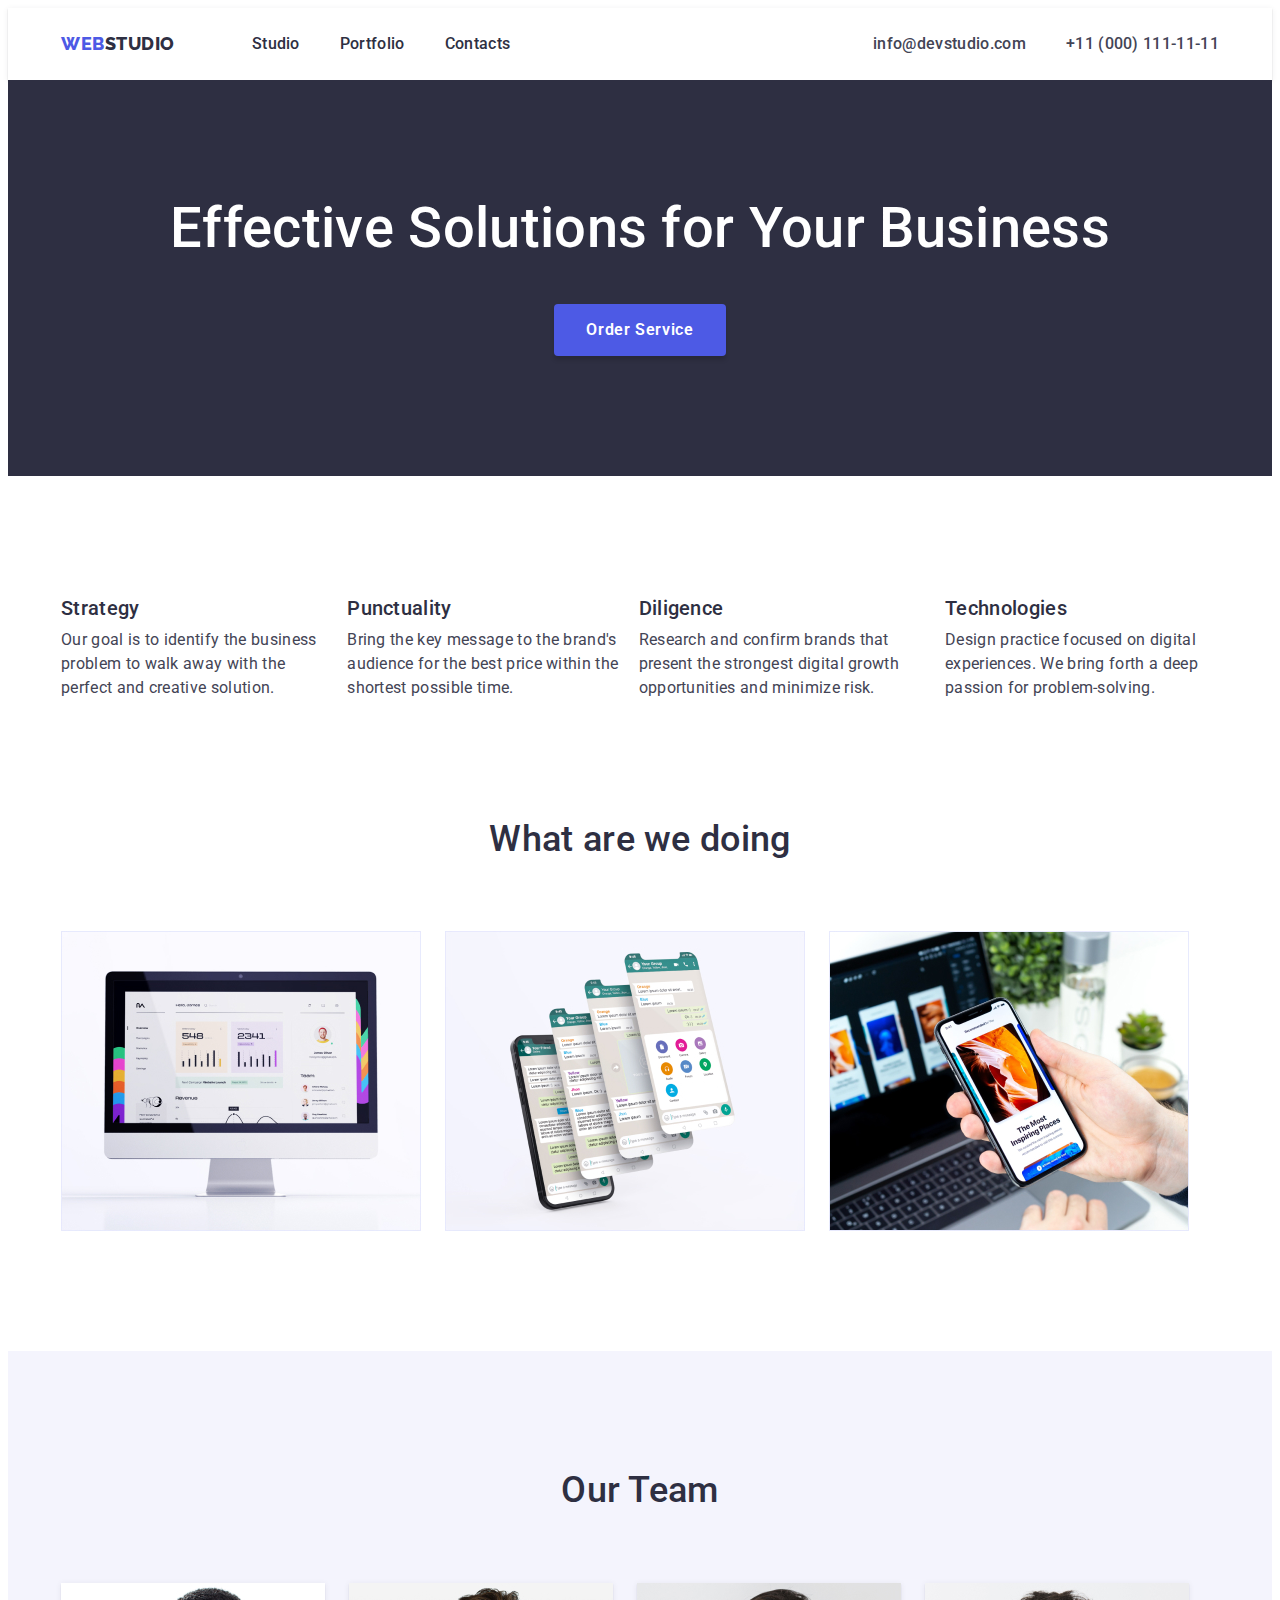
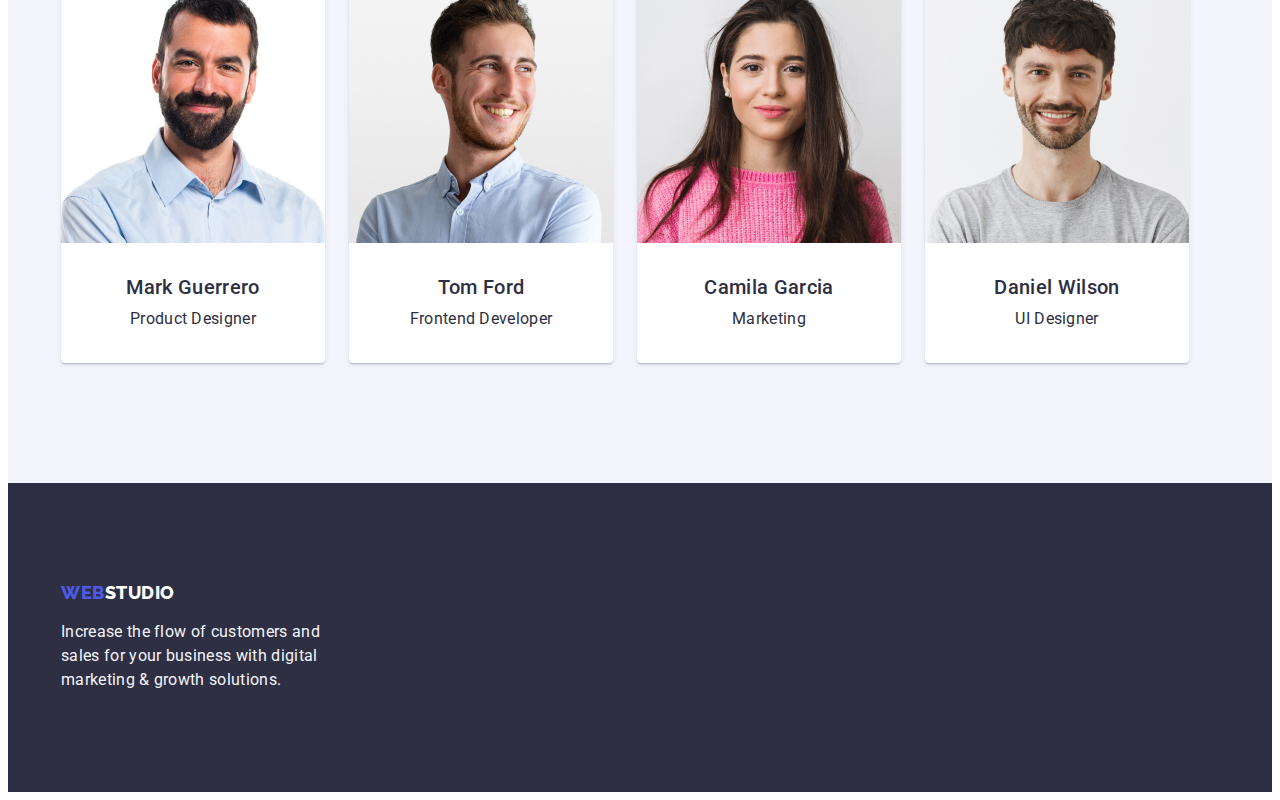
<file: index.html>
<!DOCTYPE html>
<html lang="en">
  <head>
    <meta charset="UTF-8" />
    <meta http-equiv="X-UA-Compatible" content="IE=edge" />
    <meta name="viewport" content="width=device-width, initial-scale=1.0" />
    <title>WebStudio</title>
    <link rel="preconnect" href="https://fonts.googleapis.com" />
    <link rel="preconnect" href="https://fonts.gstatic.com" crossorigin />
    <link
      href="https://fonts.googleapis.com/css2?family=Raleway:wght@800&family=Roboto:wght@400;500;700;900&display=swap"
      rel="stylesheet"
    />
    <link rel="stylesheet" href="https://cdnjs.cloudflare.com/ajax/libs/modern-normalize/1.1.0/modern-normalize.min.css" integrity="sha512-wpPYUAdjBVSE4KJnH1VR1HeZfpl1ub8YT/NKx4PuQ5NmX2tKuGu6U/JRp5y+Y8XG2tV+wKQpNHVUX03MfMFn9Q==" crossorigin="anonymous" referrerpolicy="no-referrer" />
    <link rel="stylesheet" href="./css/styles.css" />
  </head>
  <body>
    <header class="header">
      <div class="container header-list">
        <nav class="navigation">
          <a href="index.html" class="logo-header logo"
            ><span class="logo-web">Web</span>Studio</a
          >
          <ul class="nav-list list">
            <li class="nav-li"><a href="./index.html" class="nav-link">Studio</a></li>
            <li class="nav-li"><a href="./portfolio.html" class="nav-link">Portfolio</a></li>
            <li class="nav-li"><a href="" class="nav-link">Contacts</a></li>
          </ul>
        </nav>
        <ul class="contact-list list">
          <li class="contact-li">
            <a href="mailto:info@devstudio.com" class="contact"
              >info@devstudio.com</a
            >
          </li>
          <li class="contact-li">
            <a href="tel:+110001111111" class="contact">+11 (000) 111-11-11</a>
          </li>
        </ul>
      </div>
    </header>

    <main>
      <section class="section hero">
        <div class="container">
          <h1 class="hero-title">Effective Solutions for Your Business</h1>
          <button type="button" class="btn-hero">Order Service</button>
        </div>
      </section>

      <section class="section work">
        <div class="container">
        <!--<h2>How we are working</h2>-->
          <ul class="work-list list">
            <li class="list-item">
              <h3 class="work-title">Strategy</h3>
              <p class="work-text">
                Our goal is to identify the business problem to walk away with the
                perfect and creative solution.
              </p>
            </li>
            <li class="list-item">
              <h3 class="work-title">Punctuality</h3>
              <p class="work-text">
                Bring the key message to the brand's audience for the best price
                within the shortest possible time.
              </p>
            </li>
            <li class="list-item">
              <h3 class="work-title">Diligence</h3>
              <p class="work-text">
                Research and confirm brands that present the strongest digital
                growth opportunities and minimize risk.
              </p>
            </li>
            <li class="list-item"> 
              <h3 class="work-title">Technologies</h3>
              <p class="work-text">
                Design practice focused on digital experiences. We bring forth a
                deep passion for problem-solving.
              </p>
            </li>
          </ul>
      </div>
      </section>

      <section class="section">
        <div class="container">
          <h2 class="second-title">What are we doing</h2>
          <ul class="doing-list list">
            <li class="doing-item">
              <img
                src="./images/monitor.jpg"
                alt="PC application"
                width="360"
                height="300"
              />
            </li>
            <li class="doing-item">
              <img
                src="./images/menumobile.jpg"
                alt="mobile app"
                width="360"
                height="300"
              />
            </li>
            <li class="doing-item">
              <img
                src="./images/mobil.jpg"
                alt="design solutions"
                width="360"
                height="300"
              />
            </li>
          </ul>
      </div>
      </section>

      <section class="section our-team">
        <div class="container">
          <h2 class="second-title">Our Team</h2>
          <ul class="team-card list">
            <li class="team-person">
              <img
                src="./images/mark.jpg"
                alt="Mark Guerrero"
                width="264"
                height="260"
              />
              <div class="team-item">
              <h3 class="team-name">Mark Guerrero</h3>
              <p class="team-profession">Product Designer</p>
              </div>
            </li>

            <li class="team-person">
              <img
                src="./images/tom.jpg"
                alt="Tom Ford"
                width="264"
                height="260"
              />
              <div class="team-item">
              <h3 class="team-name">Tom Ford</h3>
              <p class="team-profession">Frontend Developer</p>
              </div>
            </li>

            <li class="team-person">
              <img
                src="./images/camila.jpg"
                alt="Camila Garcia"
                width="264"
                height="260"
              />
              <div class="team-item">
              <h3 class="team-name">Camila Garcia</h3>
              <p class="team-profession">Marketing</p>
              </div> 
            </li>
            
            <li class="team-person">
              <img
                src="./images/daniel.jpg"
                alt="Daniel Wilson"
                width="264"
                height="260"
              />
              <div class="team-item">
              <h3 class="team-name">Daniel Wilson</h3>
              <p class="team-profession">UI Designer</p>
              </div>
            </li>
          </ul>
        </section>
    </div>
    </main>

    <footer class="foother-page">
      <div class="container">
        <a href="index.html" class="foot-logo logo"
          ><span class="logo-web">Web</span>Studio</a
        >
        <p class="foother-ending">
          Increase the flow of customers and sales for your business with digital
          marketing & growth solutions.
        </p>
    </div>
    </footer>
  </body>
</html>
</file>
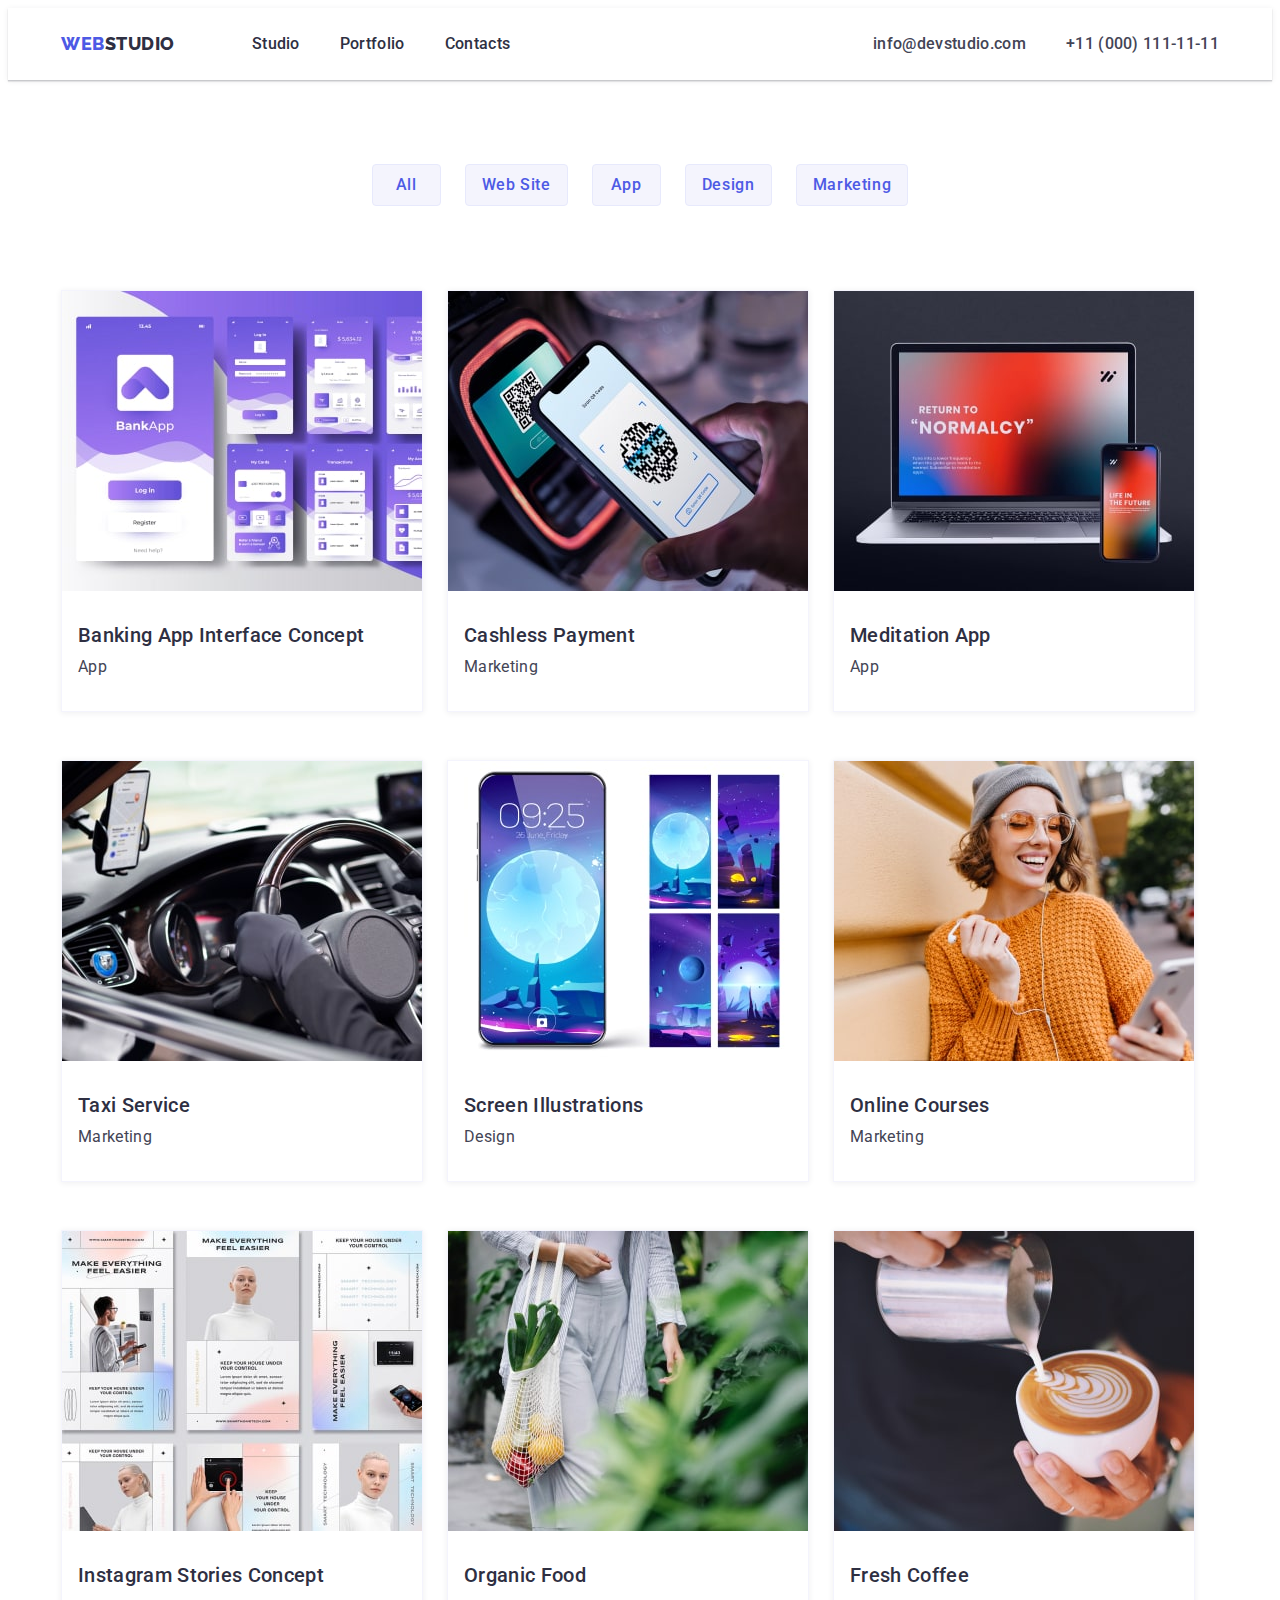
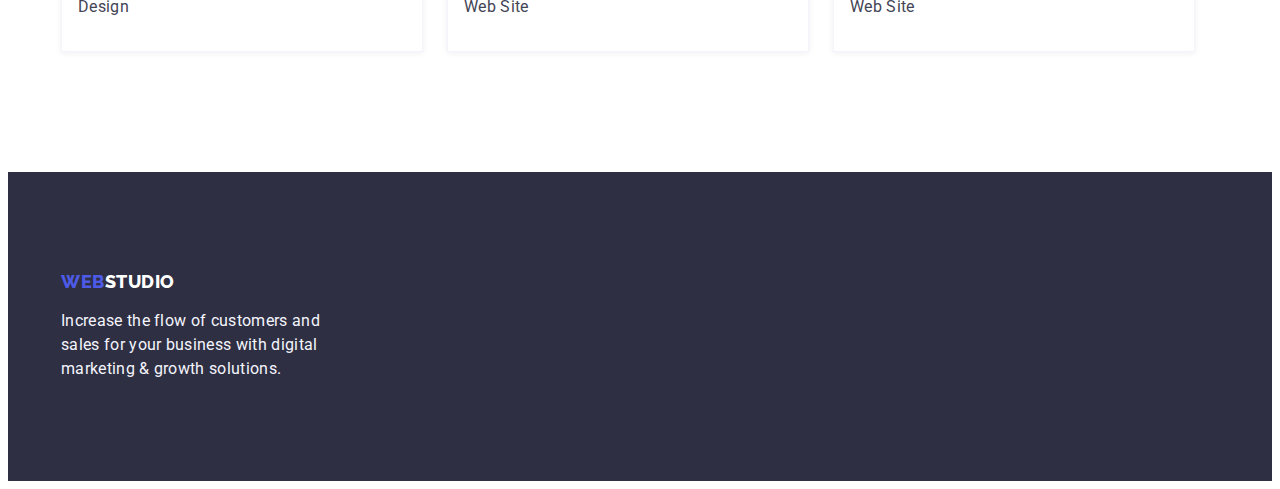
<file: portfolio.html>
<!DOCTYPE html>
<html lang="en">
  <head>
    <meta charset="UTF-8" />
    <meta http-equiv="X-UA-Compatible" content="IE=edge" />
    <meta name="viewport" content="width=device-width, initial-scale=1.0" />
    <title>Portfolio</title>
    <link rel="preconnect" href="https://fonts.googleapis.com" />
    <link rel="preconnect" href="https://fonts.gstatic.com" crossorigin />
    <link
      href="https://fonts.googleapis.com/css2?family=Raleway:wght@800&family=Roboto:wght@400;500;700;900&display=swap"
      rel="stylesheet"
    />
    <link
      rel="stylesheet"
      href="https://cdnjs.cloudflare.com/ajax/libs/modern-normalize/1.1.0/modern-normalize.min.css"
      integrity="sha512-wpPYUAdjBVSE4KJnH1VR1HeZfpl1ub8YT/NKx4PuQ5NmX2tKuGu6U/JRp5y+Y8XG2tV+wKQpNHVUX03MfMFn9Q=="
      crossorigin="anonymous"
      referrerpolicy="no-referrer"
    />
    <link rel="stylesheet" href="./css/styles.css" />
  </head>
  <body>
        <header class="header">
      <div class="container header-list">
        <nav class="navigation">
          <a href="index.html" class="logo-header logo"
            ><span class="logo-web">Web</span>Studio</a
          >
          <ul class="nav-list list">
            <li class="nav-li"><a href="./index.html" class="nav-link">Studio</a></li>
            <li class="nav-li"><a href="./portfolio.html" class="nav-link">Portfolio</a></li>
            <li class="nav-li"><a href="" class="nav-link">Contacts</a></li>
          </ul>
        </nav>
        <ul class="contact-list list">
          <li class="contact-li">
            <a href="mailto:info@devstudio.com" class="contact"
              >info@devstudio.com</a
            >
          </li>
          <li class="contact-li">
            <a href="tel:+110001111111" class="contact">+11 (000) 111-11-11</a>
          </li>
        </ul>
      </div>
    </header>

    <main>
      <section class="section portfolio">
        <div class="container">
        <!-- <h1>Projects</h1> -->
        <ul class="project-filter list">
          <li class="btn-list"><button type="button" class="btn-projects">All</button></li>
          <li class="btn-list"><button type="button" class="btn-projects">Web Site</button></li>
          <li class="btn-list"><button type="button" class="btn-projects">App</button></li>
          <li class="btn-list"><button type="button" class="btn-projects">Design</button></li>
          <li class="btn-list"><button type="button" class="btn-projects">Marketing</button></li>
        </ul>

        <ul class="project-list list">
          <li class="project-item">
            <a href="" class="project-link">
              <img
                src="./images/bankingapp.jpg"
                alt="banking app Interface concept"
                width="360"
                height="300"
              />
            </a>
            <div class="item-description">
            <h2 class="name-project">Banking App Interface Concept</h2>
            <p class="project-type">App</p>
            </div>
          </li>

          <li class="project-item">
            <a href="" class="project-link">
              <img
                src="./images/payment-min.jpg"
                alt="Cashless Payment"
                width="360"
                height="300"
              />
              <div class="item-description">
              <h2 class="name-project">Cashless Payment</h2>
              <p class="project-type">Marketing</p>
              </div>
            </a>
          </li>

          <li class="project-item">
            <a href="" class="project-link">
              <img
                src="./images/meditation.jpg"
                alt="Meditation App"
                width="360"
                height="300"
              />
              <div class="item-description">
              <h2 class="name-project">Meditation App</h2>
              <p class="project-type">App</p>
              </div>
            </a>
          </li>

          <li class="project-item">
            <a href="" class="project-link">
              <img
                src="./images/taxiapp.jpg"
                alt="Taxi Service"
                width="360"
                height="300"
              />
              <div class="item-description">
              <h2 class="name-project">Taxi Service</h2>
              <p class="project-type">Marketing</p>
              </div>
            </a>
          </li>

          <li class="project-item">
            <a href="" class="project-link">
              <img
                src="./images/screen.jpg"
                alt="Screen Illustrations"
                width="360"
                height="300"
              />
              <div class="item-description">
              <h2 class="name-project">Screen Illustrations</h2>
              <p class="project-type">Design</p>
              </div>
            </a>
          </li>

          <li class="project-item">
            <a href="" class="project-link">
              <img
                src="./images/courses.jpg"
                alt="Online Courses"
                width="360"
                height="300"
              />
              <div class="item-description">
              <h2 class="name-project">Online Courses</h2>
              <p class="project-type">Marketing</p>
              </div>
            </a>
          </li>

          <li class="project-item">
            <a href="" class="project-link">
              <img
                src="./images/instagram.jpg"
                alt="Instagram Stories Concept"
                width="360"
                height="300"
              />
              <div class="item-description">
              <h2 class="name-project">Instagram Stories Concept</h2>
              <p class="project-type">Design</p>
              </div>
            </a>
          </li>

          <li class="project-item">
            <a href="" class="project-link">
              <img
                src="./images/organicfood.jpg"
                alt="Organic Food"
                width="360"
                height="300"
              />
              <div class="item-description">
              <h2 class="name-project">Organic Food</h2>
              <p class="project-type">Web Site</p>
              </div>
            </a>
          </li>

          <li class="project-item">
            <a href="" class="project-link">
              <img
                src="./images/freshcoffe.jpg"
                alt="Fresh Coffee"
                width="360"
                height="300"
              />
              <div class="item-description">
              <h2 class="name-project">Fresh Coffee</h2>
              <p class="project-type">Web Site</p>
              </div> 
            </a>
          </li>
        </ul>
      </section>
    </div>
    </main>

    <footer class="foother-page">
      <div class="container">
      <a href="index.html" class="foot-logo logo"
        ><span class="logo-web">Web</span>Studio</a
      >
      <p class="foother-ending">
        Increase the flow of customers and sales for your business with digital
        marketing & growth solutions.
      </p>
    </div>
    </footer>
  </body>
</html>
</file>
<file: css/styles.css>
:root {
  --main-color: #2e2f42;
  --second-color: #434455;
  --third-color: #ffffff;
  --small-color: #4d5ae5;
  --button-color: #404bbf;
  --ligt-color: #f4f4fd;
  --cloud-btn: #E7E9FC;
}

body {
  font-family: "Roboto", sans-serif;
  color: var(--main-color);
  background-color: var(--third-color);
  letter-spacing: 0.02em;
}

/* Container */

.container {
  max-width: 1158px;
  margin-left: auto;
  margin-right: auto;
  padding: 0 15px;
}

/* Minus */

h1,
h2,
h3,
p {margin-top: 0;
  margin-bottom: 0;
}

.section {
  padding-top: 120px;
  padding-bottom: 120px;
}

.list {
  list-style: none;
  margin-top: 0;
  margin-bottom: 0;
  padding-right: 0;
  padding-left: 0;
}

img {
  display: block;
  max-width: 100%;
}


/* Header */

.header {
  background-color: var(--third-color);
  font-size: 16px;
  font-weight: 500;
  line-height: 1.5;
  border-bottom: 1px;
  box-shadow: 0px 1px 6px rgba(46, 47, 66, 0.08), 0px 1px 1px rgba(46, 47, 66, 0.16), 0px 2px 1px rgba(46, 47, 66, 0.08);
}

.header-list {
  display: flex;
  margin-left: auto;
  align-items: center;
}

.logo-header {
  margin-right: 77px;
  padding-top: 24px;
  padding-bottom: 24px;
}

.logo{  
  color: var(--main-color);  
  font-family: "Raleway", sans-serif;
  font-weight: 800;
  font-size: 18px;
  line-height: 1.3;
  letter-spacing: 0.03em;
  
  
  text-transform: uppercase;
  text-decoration: none;
}

.logo-web {
  color: var(--small-color);
}

.navigation {
  display: flex;
}

.nav-list {
  display: flex;
}

.nav-li:not(:last-child) {
  margin-right: 40px;
}

.nav-link {
  display: block;
  padding-top: 24px;
  padding-bottom: 24px;
  
  color: var(--main-color);
  text-decoration: none;
}

.nav-link:hover,
.nav-link:focus {
  color: var(--second-color);
}
.nav-link:active {
  color: var(--small-color);
}

.contact-list {
  display: flex;
  margin-left: auto;

  font-size: 16px;
  line-height: 1.5;
}

.contact-li:not(:last-child) {
  margin-right: 40px;
}

.contact {
  padding-top: 24px;
  padding-bottom: 24px;
  color: var(--second-color);
  text-decoration: none;
}

.contact:hover,
.contact:focus {
  color: var(--small-color);
}

/* Main */

/* Hero section */
.hero {
  background-color: var(--main-color);
  text-align: center;
}

.hero-title {
  color: var(--third-color);
  font-weight: 500;
  font-size: 56px;
  line-height: 1;
  margin-top: 0;
  margin-bottom: 48px;
}

.btn-hero {    
  background: var(--small-color);
  color: var(--third-color);
  font-family: inherit;
  font-weight: 600;
  font-size: 16px;
  line-height: 1.1;
  letter-spacing: 0.04em;
  min-width: 170px;

  box-shadow: 0px 4px 4px rgba(0, 0, 0, 0.15);
  border-radius: 4px;
  padding: 15px 30px;
  border-color: transparent;
  cursor: pointer;
}

.btn-hero:hover,
.btn-hero:focus {
  color: 0px 1px 6px rgba(46, 47, 66, 0.08), 0px 1px 1px rgba(46, 47, 66, 0.16),
    0px 2px 1px rgba(46, 47, 66, 0.08);
}
.btn-hero:active {
  background-color: var(--button-color);
}

/* How we are working section */
.work {
  padding-bottom: 0;
  background-color: var(--third-color);
}

.work-list {
  display: flex;
}

.list-item:not(:last-child) {
  margin-right: 20px;
}

.work-title {  
  margin-top: 0;
  margin-bottom: 8px;
  
  font-weight: 500;
  font-size: 20px;
  line-height: 1.2;

}

.work-text {
  color: var(--second-color);
  font-size: 16px;
  line-height: 1.5;
}

/* What are we doing section*/
.doing {
  padding-top: 0;
}

.second-title {
  text-align: center;
  margin-top: 0;
  margin-bottom: 72px;
  
  font-weight: 500;
  font-size: 36px;
  line-height: 1.1;
}

.doing-list {
  display: flex;
  }

.doing-item:not(:last-child) {
  margin-right: 24px;
}

/* Our team */
.our-team {
  background-color: var(--ligt-color);
}

.team-card{
  display: flex;
}

.team-person {
  width: 264px;
  background: var(--third-color);
  box-shadow: 0px 1px 6px rgba(46, 47, 66, 0.08), 0px 1px 1px rgba(46, 47, 66, 0.16), 0px 2px 1px rgba(46, 47, 66, 0.08);
  border-radius: 0px 0px 4px 4px;
}

.team-person:not(:last-child) {
  margin-right: 24px;
}

.team-item {
  text-align: center;
  padding-top: 32px;
  padding-bottom: 32px;
}

.team-name {  
  margin-bottom: 8px;
  
  font-weight: 500;
  font-size: 20px;
  line-height: 1.2;

}

.team-profession {
  font-size: 16px;
  line-height: 1.5;
}

/* Foother */
.foot-logo {
  display: block;
  margin-bottom: 16px;
  
  color: var(--third-color);
  line-height: 1.16;
}

.foother-page {  
  padding-top: 100px;
  padding-bottom: 100px;

  background-color: var(--main-color);
}

.foother-ending {
  max-width: 264px;

  color: var(--ligt-color);
  font-size: 16px;
  line-height: 1.5;
}


/* Portfolio */
.portfolio {padding-top: 84px;}

.project-filter {
  display: flex;
  justify-content: center;
  padding-bottom: 84px;
}

.btn-projects {
  font-family: inherit;
  font-weight: 500;
  font-size: 16px;
  line-height: 1.5;
  letter-spacing: 0.04em;
  color: var(--small-color);
  padding: 8px 16px; 
  min-width: 69px;

  background-color: var(--ligt-color);
  border: 1px solid var(--cloud-btn);
  border-radius: 4px;
  align-items: center;
  cursor: pointer;
}

.btn-projects:hover,
.btn-projects:focus {
  background-color: var(--small-color);
  color: var(--third-color);
  box-shadow: 0px 3px 1px rgba(0, 0, 0, 0.1), 0px 2px 1px rgba(0, 0, 0, 0.08), 0px 2px 2px rgba(0, 0, 0, 0.12);
}

.btn-list:not(:last-child) {
  margin-right: 24px;
}

.project-list {
  display: flex;
  flex-wrap: wrap;
}

.project-item {
  width: 360px;
  margin-right: 24px;
  margin-bottom: 48px;  

  background: var(--third-color);
  border: 0.5px solid var(--ligt-color);
  box-shadow: 0px 1px 6px rgba(46, 47, 66, 0.08);
}

.project-item:nth-child(3n) {
  margin-right: 0;
}

.project-item:nth-last-child(-n + 3) {
  margin-bottom: 0;
}

.item-description {
  padding-top: 32px;
  padding-bottom: 32px;
  padding-left: 16px;
}

.project-link {
  text-decoration: none;
}

.name-project {  
  margin-bottom: 8px;

  color: var(--main-color);
  font-weight: 500;
  font-size: 20px;
  line-height: 1.2;

}

.project-type {
  color: var(--second-color);
  font-size: 16px;
  line-height: 1.5;
}

.pay-text {
  background-color: var(--small-color);
  color: var(--ligt-color);
  font-size: 16px;
  line-height: 1.5;
}
</file>
